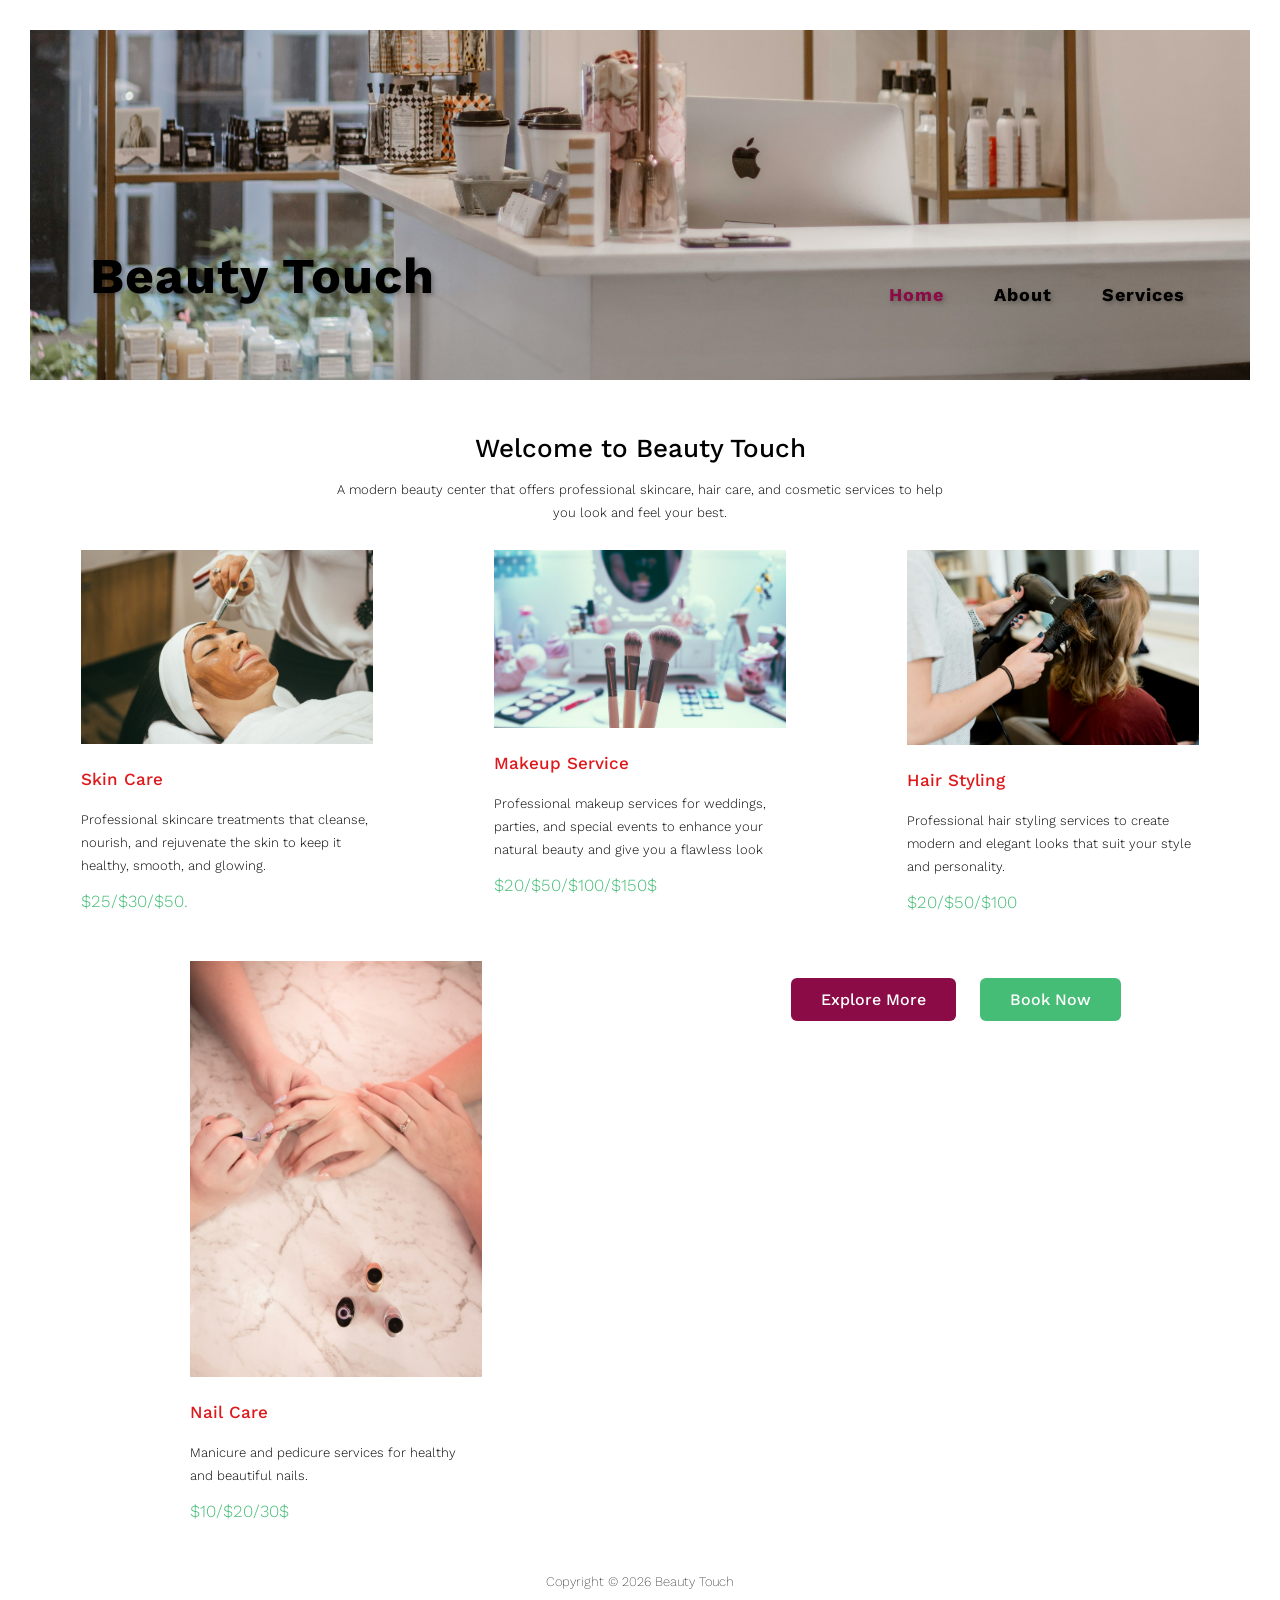
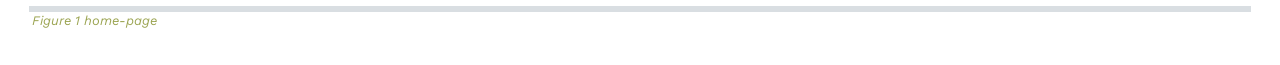
<file: HTML/index.html>
<!DOCTYPE html>
<html lang="en">

<head>

    <meta charset="UTF-8">
    <meta http-equiv="X-UA-Compatible" content="IE=edge">
    <meta name="viewport" content="width=device-width, initial-scale=1.0">

    <title>Beauty Center </title>

    <!-- Google Font -->
    <link rel="preconnect" href="https://fonts.gstatic.com">
    <link href="https://fonts.googleapis.com/css2?family=Work+Sans:wght@200;300;400;500;600;700;800&display=swap"
        rel="stylesheet">
    <!-- Normalize -->
    <link rel="stylesheet" href="../CSS/normlize.css">
    <!-- Main Css -->
    <link rel="stylesheet" href="../CSS/style.css">

</head>


<body>

    <!--Start Header-->
    <header>
        <div class="head">
            <h3 class="name">Beauty Touch</h3>

            <nav>
                <ul class="list">
                    <li> <a href="#" class="links active">Home</a></li>
                    <li><a href="./about.html" class="links">About</a></li>
                    <li><a href="./services.html" class="links">Services</a></li>
                </ul>
            </nav>
        </div>
    </header>
    <!-- End Of Header-->

    <div class="container">

        <div class="AA">
            <h1>Welcome to Beauty Touch</h1>
            <p> A modern beauty center that offers professional skincare, hair care, and
                cosmetic services to help you look and feel your best.</p>
        </div>
        <div class="photos">

            <div class="photo">
                <figure>
                    <img src="../Images/skinCare.jpg" alt="no photo" class="img">
                    <figcaption>
                        <h3 class="address">Skin Care</h3>
                        <p> Professional skincare treatments that cleanse, nourish, and rejuvenate the skin to keep it
                            healthy, smooth, and glowing.</p>
                        <span class="dollar">$25/$30/$50.</span>
                    </figcaption>
                </figure>
            </div>

            <div class="photo">
                <figure>
                    <img src="../Images/Mackup.jpg" alt="no photo" class="img">
                    <figcaption>
                        <h3 class="address"> Makeup Service</h3>
                        <p> Professional makeup services for weddings, parties, and special events to enhance your
                            natural beauty and give you a flawless look</p>
                        <span class="dollar">$20/$50/$100/$150$</span>
                    </figcaption>
                </figure>
            </div>
            <div class="photo">
                <figure>
                    <img src="../Images/hair.jpg" alt="no photo" class="img">
                    <figcaption>

                        <h3 class="address"> Hair Styling</h3>
                        <p> Professional hair styling services to create modern and elegant looks that suit your style
                            and personality. </p>
                        <span class="dollar">$20/$50/$100</span>
                    </figcaption>

                </figure>
            </div>

            <div class="photo">
                <figure>
                    <img src="../Images/Nail.jpg" alt="no photo" class="img">
                    <figcaption>
                        <h3 class="address">Nail Care </h3>
                        <p> Manicure and pedicure services for healthy and beautiful nails. </p>
                        <span class="dollar">$10/$20/30$</span>
                    </figcaption>
                </figure>
            </div>
            <div class="buttons">
                <a href="./services.html" class="btn explore">Explore More</a>
                <a href="#" class="btn book" onclick="bookService()">Book Now</a>
            </div>
        </div>

        <!--Start Footer-->
        <footer>
            <p>Copyright &copy; 2026 Beauty Touch</p>
            <hr class="hr1">
            <p class="caption1">Figure 1 home-page</p>
        </footer>
        <!-- End Of Footer-->
        <script src="../Js/script.js"></script>
</body>

</html>
</file>
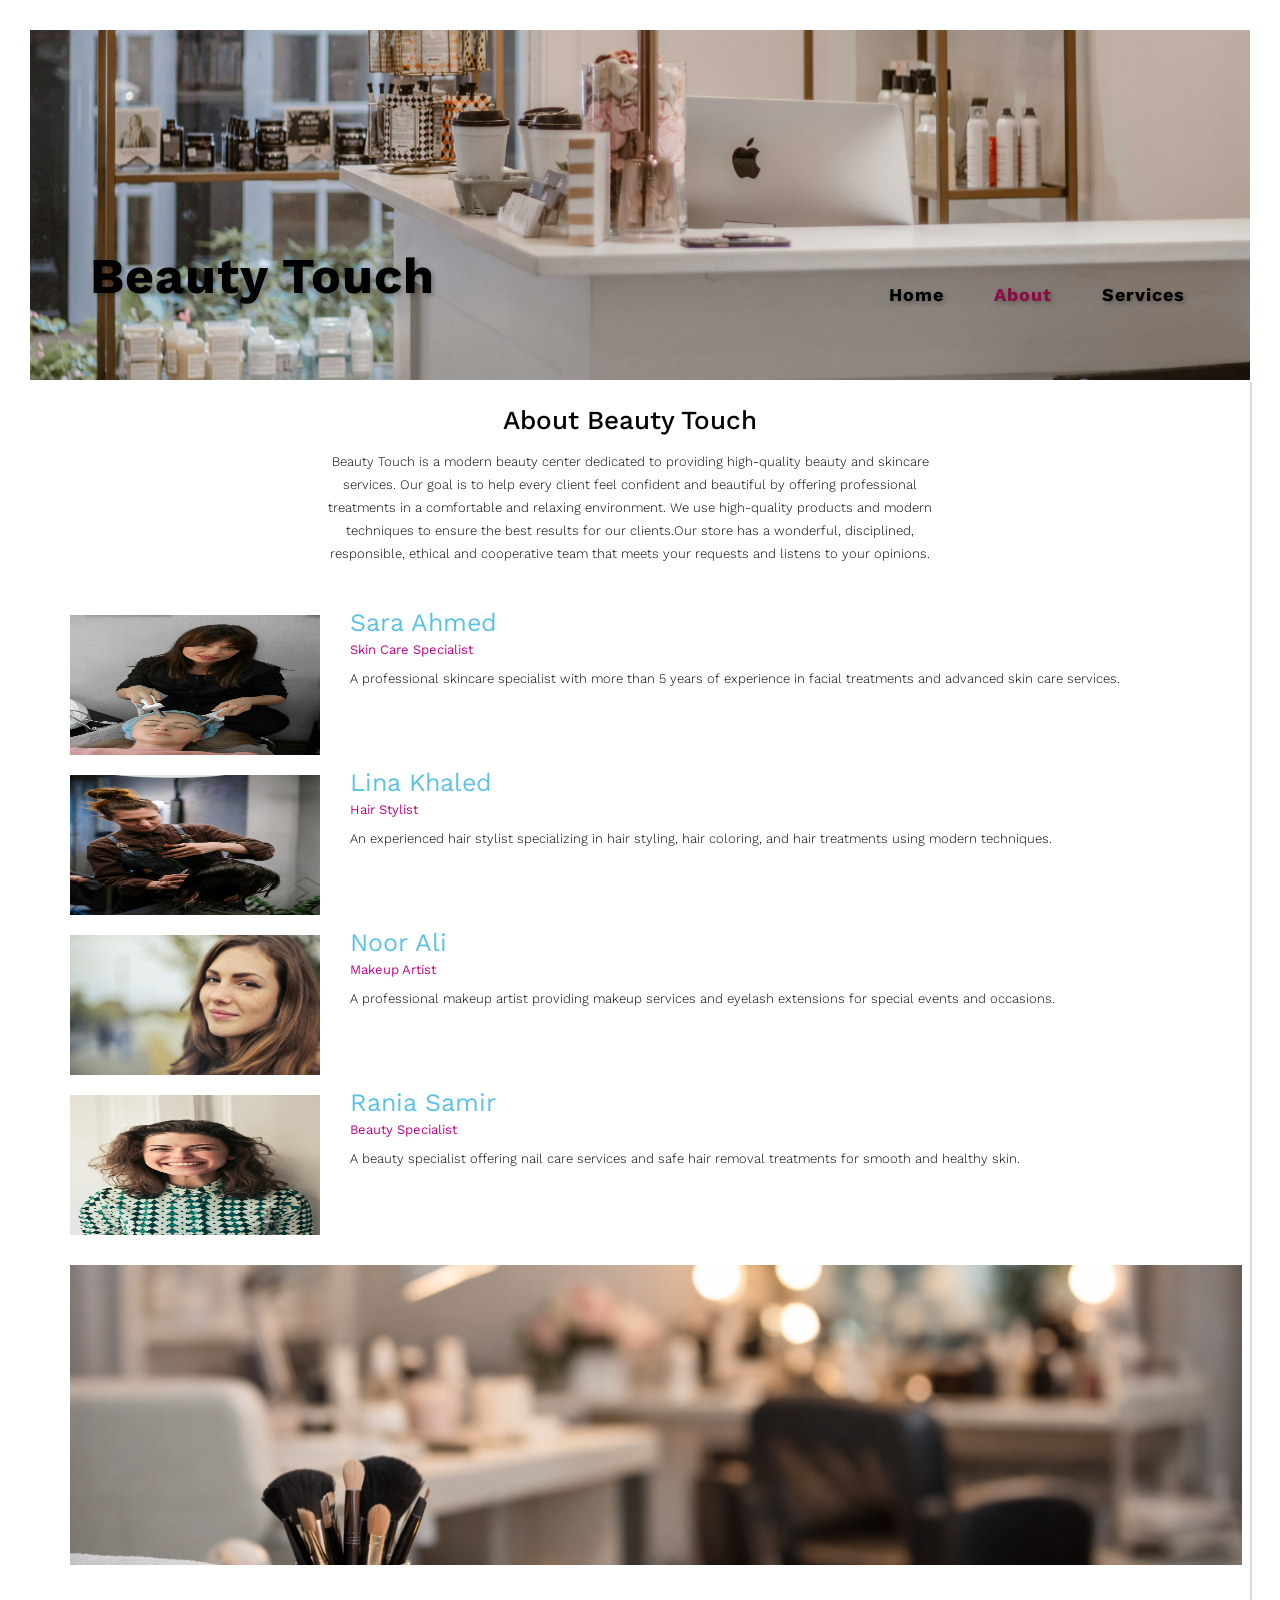
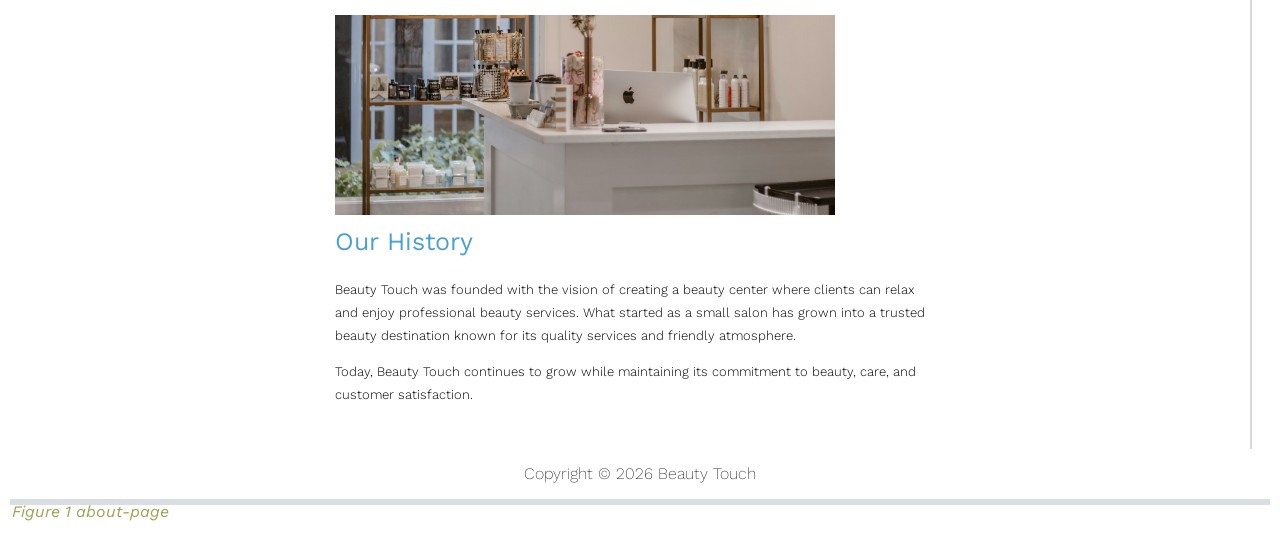
<file: HTML/about.html>
<!DOCTYPE html>
<html lang="en">

<head>

    <meta charset="UTF-8">
    <meta http-equiv="X-UA-Compatible" content="IE=edge">
    <meta name="viewport" content="width=device-width, initial-scale=1.0">

    <title>Beauty Center </title>

    <!-- Google Font -->
    <link rel="preconnect" href="https://fonts.gstatic.com">
    <link href="https://fonts.googleapis.com/css2?family=Work+Sans:wght@200;300;400;500;600;700;800&display=swap"
        rel="stylesheet">
    <!-- Normalize -->
    <link rel="stylesheet" href="../CSS/normlize.css">
    <!-- Main Css -->
    <link rel="stylesheet" href="../CSS/style.css">

</head>


<body>

    <!--Start Header-->
    <header>
        <div class="head">
            <h3 class="name">Beauty Touch</h3>

            <nav>
                <ul class="list">
                    <li> <a href="./index.html" class="links">Home</a></li>
                    <li><a href="#" class="links active">About</a></li>
                    <li><a href="./services.html" class="links">Services</a></li>
                </ul>
            </nav>
        </div>
    </header>
    <!-- End Of Header-->
    <div class="container" style="border-right: 2px solid rgb(218, 217, 217);margin-right:28px; margin-top:-28px;">
        <div class="AA">
            <h1>About Beauty Touch</h1>
            <p>Beauty Touch is a modern beauty center dedicated to providing high-quality beauty and skincare services.
                Our goal is to help every client feel confident and beautiful by offering professional treatments in a
                comfortable and relaxing environment. We use high-quality products and modern techniques to ensure the
                best results for our clients.Our store has a wonderful, disciplined, responsible, ethical and
                cooperative team that meets your requests and listens to your opinions.</p>
        </div>
        <div class="about">
            <div class="image">
                <img src="../Images/skinCareSpec.jpg" alt="no photo" width="140" height="140">
                <div class="text">

                    <h3 class="head2">Sara Ahmed</h3>
                    <h4 class="head3">Skin Care Specialist</h4>
                    <p>A professional skincare specialist with more than 5 years of experience in facial
                        treatments and advanced skin care services.</p>
                </div>
            </div>

            <div class="image">
                <img src="../Images/HairStylist.jpg" alt="no photo" width="140" height="140">
                <div class="text">
                    <h3 class="head2">Lina Khaled</h3>
                    <h4 class="head3">Hair Stylist</h4>
                    <p>An experienced hair stylist specializing in hair styling, hair coloring,
                        and hair treatments using modern techniques.</p>
                </div>
            </div>

            <div class="image">
                <img src="../Images/artists.jpg" alt="no photo" width="140" height="140">
                <div class="text">
                    <h3 class="head2">Noor Ali</h3>
                    <h4 class="head3">Makeup Artist</h4>
                    <p>A professional makeup artist providing makeup services and eyelash
                        extensions for special events and occasions.</p>
                </div>
            </div>

            <div class="image">
                <img src="../Images/nailSpec.jpg" alt="no photo" width="140" height="140">
                <div class="text">
                    <h3 class="head2">Rania Samir</h3>
                    <h4 class="head3">Beauty Specialist</h4>
                    <p>A beauty specialist offering nail care services and safe hair
                        removal treatments for smooth and healthy skin.</p>
                </div>
            </div>
        </div>
        <div class="break">

            <img src="../Images/break.png" alt="no photo" class="break">
        </div>
        <div class="history">
            <figure class="his">
                <img src="../Images/History.jpg" alt="no photo" class="img2">
            </figure>
            <div class="paragraph">
                <h3 class="head4">Our History</h3>

                <p>
                    Beauty Touch was founded with the vision of creating a beauty center where clients can relax and
                    enjoy
                    professional beauty services. What started as a small salon has grown into a trusted beauty
                    destination known for its quality services and friendly atmosphere.</p>
                <p>Today, Beauty Touch continues to grow while maintaining its commitment to beauty, care, and customer
                    satisfaction.</p>
            </div>
        </div>
    </div>

    <!--Start Footer-->
    <footer>
        <p>Copyright &copy; 2026 Beauty Touch</p>
        <hr class="hr1">
        <p class="caption1">Figure 1 about-page</p>
    </footer>
    <!-- End Of Footer-->
    <script src="../Js/script.js"></script>
</body>

</html>
</file>
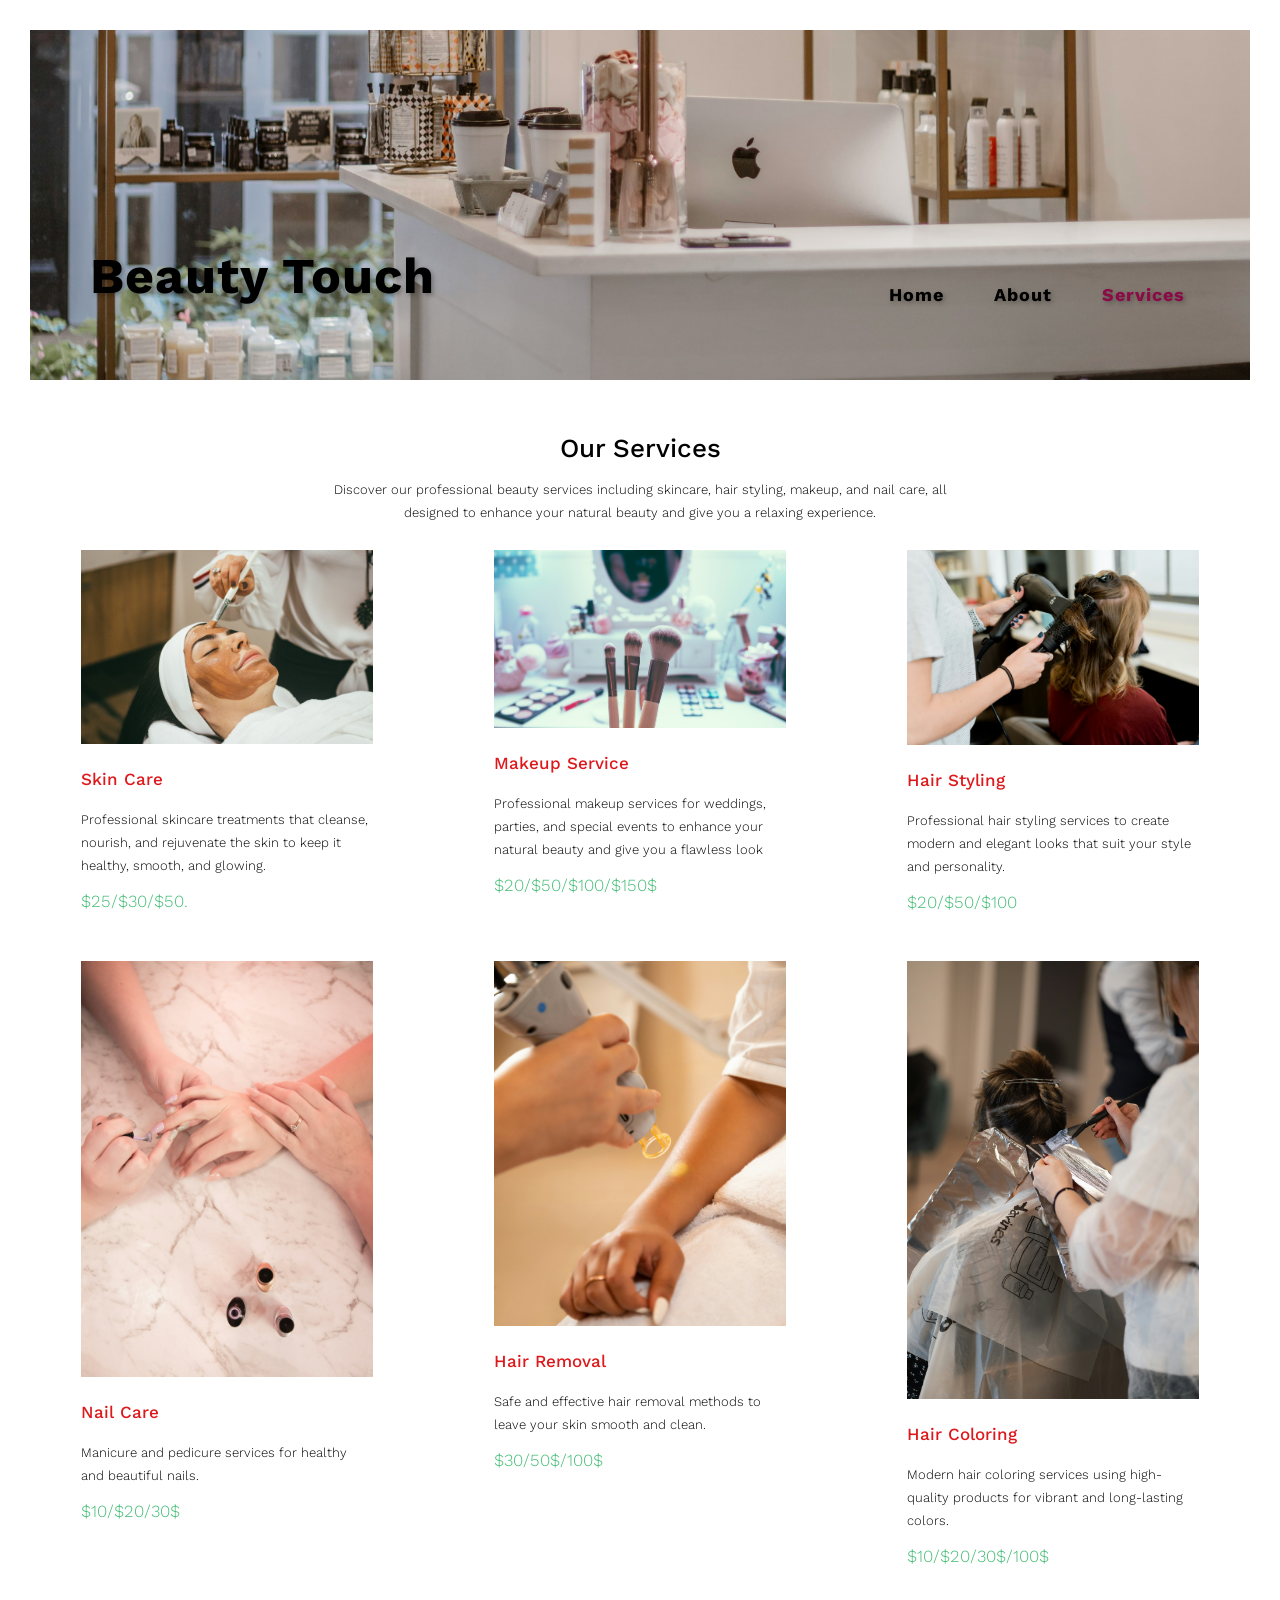
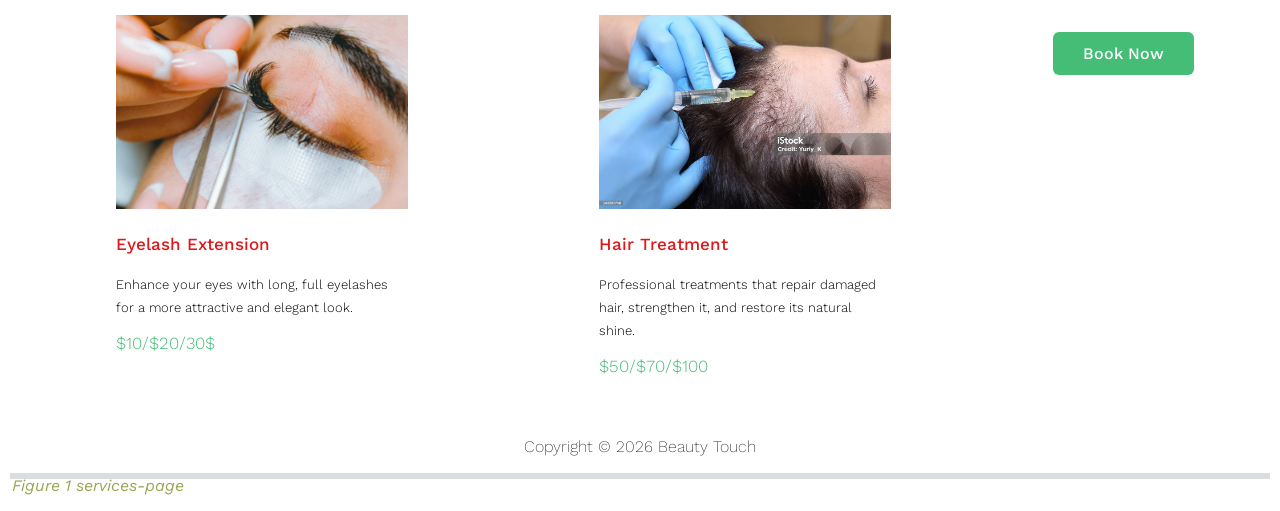
<file: HTML/services.html>
<!DOCTYPE html>
<html lang="en">

<head>

    <meta charset="UTF-8">
    <meta http-equiv="X-UA-Compatible" content="IE=edge">
    <meta name="viewport" content="width=device-width, initial-scale=1.0">

    <title>Beauty Center </title>

    <!-- Google Font -->
    <link rel="preconnect" href="https://fonts.gstatic.com">
    <link href="https://fonts.googleapis.com/css2?family=Work+Sans:wght@200;300;400;500;600;700;800&display=swap"
        rel="stylesheet">
    <!-- Normalize -->
    <link rel="stylesheet" href="../CSS/normlize.css">
    <!-- Main Css -->
    <link rel="stylesheet" href="../CSS/style.css">

</head>


<body>

    <!--Start Header-->
    <header>
        <div class="head">
            <h3 class="name">Beauty Touch</h3>

            <nav>
                <ul class="list">
                    <li> <a href="./index.html" class="links">Home</a></li>
                    <li><a href="./about.html" class="links">About</a></li>
                    <li><a href="#" class="links active">Services</a></li>
                </ul>
            </nav>
        </div>
    </header>
    <!-- End Of Header-->
    <div class="container">

        <div class="AA">
            <h1>Our Services</h1>
            <p>
                Discover our professional beauty services including skincare, hair styling, makeup, and nail care, all
                designed to enhance your natural beauty and give you a relaxing experience.</p>
        </div>
        <div class="photos">

            <div class="photo">
                <figure>
                    <img src="../Images/skinCare.jpg" alt="no photo" class="img">
                    <figcaption>
                        <h3 class="address">Skin Care</h3>
                        <p> Professional skincare treatments that cleanse, nourish, and rejuvenate the skin to keep it
                            healthy, smooth, and glowing.</p>
                        <span class="dollar">$25/$30/$50.</span>
                    </figcaption>
                </figure>
            </div>

            <div class="photo">
                <figure>
                    <img src="../Images/Mackup.jpg" alt="no photo" class="img">
                    <figcaption>
                        <h3 class="address"> Makeup Service</h3>
                        <p> Professional makeup services for weddings, parties, and special events to enhance your
                            natural beauty and give you a flawless look</p>
                        <span class="dollar">$20/$50/$100/$150$</span>
                    </figcaption>
                </figure>
            </div>
            <div class="photo">
                <figure>
                    <img src="../Images/hair.jpg" alt="no photo" class="img">
                    <figcaption>

                        <h3 class="address"> Hair Styling</h3>
                        <p> Professional hair styling services to create modern and elegant looks that suit your style
                            and personality. </p>
                        <span class="dollar">$20/$50/$100</span>
                    </figcaption>

                </figure>
            </div>

            <div class="photo">
                <figure>
                    <img src="../Images/Nail.jpg" alt="no photo" class="img">
                    <figcaption>
                        <h3 class="address">Nail Care </h3>
                        <p> Manicure and pedicure services for healthy and beautiful nails. </p>
                        <span class="dollar">$10/$20/30$</span>
                    </figcaption>
                </figure>
            </div>
            <div class="photo">
                <figure>
                    <img src="../Images/hairRemovel.jpg" alt="no photo" class="img">
                    <figcaption>
                        <h3 class="address">Hair Removal </h3>
                        <p>Safe and effective hair removal methods to leave your skin smooth and clean.</p>
                        <span class="dollar">$30/50$/100$</span>
                    </figcaption>
                </figure>
            </div>
            <div class="photo">
                <figure>
                    <img src="../Images/hairColoring.jpg" alt="no photo" class="img">
                    <figcaption>
                        <h3 class="address">Hair Coloring </h3>
                        <p> Modern hair coloring services using high-quality products for vibrant and long-lasting
                            colors.</p>
                        <span class="dollar">$10/$20/30$/100$</span>
                    </figcaption>
                </figure>
            </div>
            <div class="photo">
                <figure>
                    <img src="../Images/EyelashExtension.jpg" alt="no photo" class="img">
                    <figcaption>
                        <h3 class="address"> Eyelash Extension </h3>
                        <p> Enhance your eyes with long, full eyelashes for a more attractive and elegant look. </p>
                        <span class="dollar">$10/$20/30$</span>
                    </figcaption>
                </figure>
            </div>
            <div class="photo">
                <figure>
                    <img src="../Images/hairTreatment.jpg" alt="no photo" class="img">
                    <figcaption>
                        <h3 class="address">Hair Treatment </h3>
                        <p>Professional treatments that repair damaged hair, strengthen it, and restore its natural
                            shine. </p>
                        <span class="dollar">$50/$70/$100</span>
                    </figcaption>
                </figure>
            </div>
            <div class="buttons">
                <a href="#" class="btn book" onclick="bookService()">Book Now</a>
            </div>
        </div>

    </div>

    <!--Start Footer-->
    <footer>
        <p>Copyright &copy; 2026 Beauty Touch</p>
        <hr class="hr1">
        <p class="caption1">Figure 1 services-page</p>
    </footer>
    <!-- End Of Footer-->
    <script src="../Js/script.js"></script>
</body>

</html>
</file>
<file: CSS/style.css>
* {
  -webkit-box-sizing: border-box;
  -moz-box-sizing: border-box;
  box-sizing: border-box;
}

body {
  font-family: "Work Sans", sans-serif;
}

header {
  width: auto;
  background-image: url(../Images/History.jpg);
  background-size: cover;
  background-repeat: no-repeat;
  background-position: center;
  height: 350px;
  margin: 30px;
}
.head {
  display: flex;
  justify-content: space-between;
  align-items: center;
}
.name {
  padding: 20px;
  margin: 40px;
  margin-top: 190px;
  font-size: 50px;
  font-weight: 700;
  text-shadow: 2px 2px 5px rgba(0, 0, 0, 0.3);
  letter-spacing: 1px;
  color: black;
}
.list {
  display: flex;
  justify-content: flex-end;
  list-style-type: none;
  padding: 10px;
  margin: 40px;
  margin-top: 230px;
  gap: 20px;
}
.links {
  padding: 15px 15px;
  display: block;
  font-size: 18px;
  text-decoration: none;
  color: black;
  font-weight: 700;
  text-shadow: 2px 2px 5px rgba(0, 0, 0, 0.3);
  letter-spacing: 1px;
  transition: all 0.3s ease;
}
.links:hover {
  padding-bottom: 10px;
  padding-right: 7px;
  padding-left: 7px;
  border-bottom: solid 1px black;
  color: black;
}
.links.active {
  color: rgb(139, 11, 71);
}

.container {
  width: auto;
  padding: 10px;
  margin: 10px;
  line-height: 23px;
  font-size: 13px;
  font-weight: 300;
}

.AA {
  text-align: center;
  width: 50%;
  margin-left: 25%;
}

h1 {
  font-weight: 500;
}
.photos {
  width: auto;
  display: flex;
  flex-wrap: wrap;
  justify-content: space-around;
}
.photo {
  width: 25%;
  display: block;
}

.img {
  height: 250px;
  width: 250px;
}
.address {
  font-weight: 500;
  font-size: 17px;
  color: rgb(222, 24, 27);
}

.dollar {
  color: rgb(70, 189, 119);
  font-size: 17px;
}
.buttons {
  text-align: center;
  margin: 40px 0;
}

.btn {
  text-decoration: none;
  padding: 12px 30px;
  margin: 10px;
  font-size: 16px;
  font-weight: 500;
  border-radius: 6px;
  transition: 0.3s;
}

.explore {
  background-color: rgb(139, 11, 71);
  color: white;
}

.explore:hover {
  background-color: rgb(110, 8, 56);
}

.book {
  background-color: rgb(70, 189, 119);
  color: white;
}

.book:hover {
  background-color: rgb(50, 150, 90);
}

.about {
  width: auto;
  display: flex;
  flex-wrap: wrap;
  justify-content: space-between;
  margin: 20px;
  padding: 20px;
}
.image {
  display: flex;
  width: 48%;
  justify-content: space-between;
  margin: 10px;
}

.text {
  display: block;
  width: 75%;
  margin-top: -20px;
  margin-left: -200px;
}
.head2 {
  color: rgb(92, 194, 227);
  font-weight: 400;
  line-height: 5px;
  font-size: 25px;
}
.head3 {
  line-height: 0cm;
  font-weight: 400;
  color: rgb(190, 8, 136);
}
.break {
  height: 300px;
  width: 98%;
  object-fit: cover;
  margin-left: 25px;
  margin-top: -10px;
}
.history {
  display: flex;
  margin-left: -10px;

  width: 90%;
  padding: 20px;
  margin-top: 30px;
}
.his {
  width: 50%;
  margin-top: -10px;
}
.img2 {
  width: 500px;
  height: 200px;
  object-fit: cover;
}

.paragraph {
  margin-top: -30px;
  width: 50%;
  flex: 1;
  margin-left: -100px;
}

.head4 {
  color: rgb(74, 161, 208);
  font-weight: 400;
  font-size: 25px;
}
footer {
  text-align: center;
  font-weight: 200;
}
.hr1 {
  border: solid rgb(217, 222, 226);
  width: 98%;
}
.caption1 {
  display: flex;
  color: rgb(155, 164, 81);
  margin-top: -10px;
  margin-left: 12px;
  font-weight: 400;
  font-style: italic;
}

/* ================= Mobile Small ================= */
@media (min-width: 320px) and (max-width: 575px) {
  header {
    height: 220px;
    margin: 10px;
  }

  .head {
    flex-direction: column;
    align-items: center;
  }

  .name {
    font-size: 28px;
    margin: 40px 0 0 0;
    text-align: center;
  }

  .list {
    margin: 10px 0;
    padding: 0;
    gap: 10px;
    justify-content: center;
  }

  .links {
    padding: 8px 10px;
    font-size: 14px;
  }

  .AA {
    width: 90%;
    margin-left: 5%;
  }

  .photos {
    flex-direction: column;
    align-items: center;
  }

  .photo {
    width: 100%;
    text-align: center;
    margin-bottom: 20px;
  }

  .img {
    width: 90%;
    height: auto;
  }

  .buttons {
    display: flex;
    flex-direction: column;
    gap: 10px;
  }

  .about {
    flex-direction: column;
  }
  .AA {
    margin-top: 50px;
  }
  .image {
    width: 100%;
    flex-direction: column;
    align-items: center;
    text-align: center;
  }

  .text {
    margin-left: 0;
    width: 100%;
    margin-top: 10px;
  }

  .break {
    width: 100%;
    margin-left: 0;
  }

  .history {
    flex-direction: column;
  }

  .his {
    width: 100%;
  }
  .img2 {
    width: 310px;
  }
  .paragraph {
    width: 100%;
    margin-top: 5px;
    margin-left: 40px;
  }
}

/* ================= Mobile Large ================= */
@media (min-width: 575px) and (max-width: 767px) {
  header {
    height: 220px;
    margin: 10px;
  }
  .head {
    flex-direction: column;
    align-items: center;
  }
  .name {
    font-size: 28px;
    margin: 40px 0 0 0;
    text-align: center;
  }
  .list {
    margin: 10px 0;
    padding: 0;
    gap: 10px;
    justify-content: center;
  }

  .links {
    padding: 8px 10px;
    font-size: 14px;
  }
  .photo {
    width: 48%;
    margin-bottom: 20px;
  }

  .img {
    width: 100%;
    height: auto;
  }

  .AA {
    width: 80%;
    margin-left: 10%;
  }

  .about {
    flex-direction: column;
  }

  .image {
    width: 100%;
  }

  .text {
    margin-left: 20px;
  }

  .history {
    flex-direction: column;
  }

  .his {
    width: 100%;
  }

  .paragraph {
    width: 100%;
    margin-left: 40px;
  }
}

/* ================= Tablet ================= */
@media (min-width: 767px) and (max-width: 991px) {
  .photo {
    width: 45%;
    margin-bottom: 20px;
  }

  .img {
    width: 100%;
    height: auto;
  }

  .AA {
    width: 70%;
    margin-left: 15%;
  }

  .about {
    flex-direction: column;
  }

  .image {
    width: 100%;
  }

  .text {
    margin-left: 20px;
  }

  .history {
    flex-direction: column;
  }

  .his {
    width: 48%;
  }
  .paragraph {
    margin-left: 40px;
  }
}

/* ================= Laptop ================= */
@media (min-width: 991px) and (max-width: 1199px) {
  .photo {
    width: 30%;
    margin-bottom: 20px;
  }

  .img {
    width: 100%;
    height: auto;
  }
  .image {
    width: 100%;
  }
  .image img {
    width: 200px;
  }
  .text {
    margin-left: 20px;
  }

  .history {
    margin-left: 0px;
    width: 100%;
    flex-direction: column;
    align-items: center;
  }
  .paragraph {
    margin-left: 0px;
  }
}
@media (min-width: 1199px) and (max-width: 1458px) {
  .photo {
    width: 30%;
    margin-bottom: 20px;
  }

  .img {
    width: 100%;
    height: auto;
  }
  .image {
    width: 100%;
  }
  .image img {
    width: 250px;
  }
  .text {
    margin-left: 0px;
  }
  .history {
    margin-left: 0px;
    width: 100%;
    flex-direction: column;
    align-items: center;
  }
  .paragraph {
    margin-left: 0px;
  }
}
</file>
<file: CSS/normlize.css>
/*! normalize.css v8.0.1 | MIT License | github.com/necolas/normalize.css */

/* Document
   ========================================================================== */

/**
 * 1. Correct the line height in all browsers.
 * 2. Prevent adjustments of font size after orientation changes in iOS.
 */

 html {
    line-height: 1.15; /* 1 */
    -webkit-text-size-adjust: 100%; /* 2 */
  }
  
  /* Sections
     ========================================================================== */
  
  /**
   * Remove the margin in all browsers.
   */
  
  body {
    margin: 0;
  }
  
  /**
   * Render the `main` element consistently in IE.
   */
  
  main {
    display: block;
  }
  
  /**
   * Correct the font size and margin on `h1` elements within `section` and
   * `article` contexts in Chrome, Firefox, and Safari.
   */
  
  h1 {
    font-size: 2em;
    margin: 0.67em 0;
  }
  
  /* Grouping content
     ========================================================================== */
  
  /**
   * 1. Add the correct box sizing in Firefox.
   * 2. Show the overflow in Edge and IE.
   */
  
  hr {
    box-sizing: content-box; /* 1 */
    height: 0; /* 1 */
    overflow: visible; /* 2 */
  }
  
  /**
   * 1. Correct the inheritance and scaling of font size in all browsers.
   * 2. Correct the odd `em` font sizing in all browsers.
   */
  
  pre {
    font-family: monospace, monospace; /* 1 */
    font-size: 1em; /* 2 */
  }
  
  /* Text-level semantics
     ========================================================================== */
  
  /**
   * Remove the gray background on active links in IE 10.
   */
  
  a {
    background-color: transparent;
  }
  
  /**
   * 1. Remove the bottom border in Chrome 57-
   * 2. Add the correct text decoration in Chrome, Edge, IE, Opera, and Safari.
   */
  
  abbr[title] {
    border-bottom: none; /* 1 */
    text-decoration: underline; /* 2 */
    text-decoration: underline dotted; /* 2 */
  }
  
  /**
   * Add the correct font weight in Chrome, Edge, and Safari.
   */
  
  b,
  strong {
    font-weight: bolder;
  }
  
  /**
   * 1. Correct the inheritance and scaling of font size in all browsers.
   * 2. Correct the odd `em` font sizing in all browsers.
   */
  
  code,
  kbd,
  samp {
    font-family: monospace, monospace; /* 1 */
    font-size: 1em; /* 2 */
  }
  
  /**
   * Add the correct font size in all browsers.
   */
  
  small {
    font-size: 80%;
  }
  
  /**
   * Prevent `sub` and `sup` elements from affecting the line height in
   * all browsers.
   */
  
  sub,
  sup {
    font-size: 75%;
    line-height: 0;
    position: relative;
    vertical-align: baseline;
  }
  
  sub {
    bottom: -0.25em;
  }
  
  sup {
    top: -0.5em;
  }
  
  /* Embedded content
     ========================================================================== */
  
  /**
   * Remove the border on images inside links in IE 10.
   */
  
  img {
    border-style: none;
  }
  
  /* Forms
     ========================================================================== */
  
  /**
   * 1. Change the font styles in all browsers.
   * 2. Remove the margin in Firefox and Safari.
   */
  
  button,
  input,
  optgroup,
  select,
  textarea {
    font-family: inherit; /* 1 */
    font-size: 100%; /* 1 */
    line-height: 1.15; /* 1 */
    margin: 0; /* 2 */
  }
  
  /**
   * Show the overflow in IE.
   * 1. Show the overflow in Edge.
   */
  
  button,
  input { /* 1 */
    overflow: visible;
  }
  
  /**
   * Remove the inheritance of text transform in Edge, Firefox, and IE.
   * 1. Remove the inheritance of text transform in Firefox.
   */
  
  button,
  select { /* 1 */
    text-transform: none;
  }
  
  /**
   * Correct the inability to style clickable types in iOS and Safari.
   */
  
  button,
  [type="button"],
  [type="reset"],
  [type="submit"] {
    -webkit-appearance: button;
  }
  
  /**
   * Remove the inner border and padding in Firefox.
   */
  
  button::-moz-focus-inner,
  [type="button"]::-moz-focus-inner,
  [type="reset"]::-moz-focus-inner,
  [type="submit"]::-moz-focus-inner {
    border-style: none;
    padding: 0;
  }
  
  /**
   * Restore the focus styles unset by the previous rule.
   */
  
  button:-moz-focusring,
  [type="button"]:-moz-focusring,
  [type="reset"]:-moz-focusring,
  [type="submit"]:-moz-focusring {
    outline: 1px dotted ButtonText;
  }
  
  /**
   * Correct the padding in Firefox.
   */
  
  fieldset {
    padding: 0.35em 0.75em 0.625em;
  }
  
  /**
   * 1. Correct the text wrapping in Edge and IE.
   * 2. Correct the color inheritance from `fieldset` elements in IE.
   * 3. Remove the padding so developers are not caught out when they zero out
   *    `fieldset` elements in all browsers.
   */
  
  legend {
    box-sizing: border-box; /* 1 */
    color: inherit; /* 2 */
    display: table; /* 1 */
    max-width: 100%; /* 1 */
    padding: 0; /* 3 */
    white-space: normal; /* 1 */
  }
  
  /**
   * Add the correct vertical alignment in Chrome, Firefox, and Opera.
   */
  
  progress {
    vertical-align: baseline;
  }
  
  /**
   * Remove the default vertical scrollbar in IE 10+.
   */
  
  textarea {
    overflow: auto;
  }
  
  /**
   * 1. Add the correct box sizing in IE 10.
   * 2. Remove the padding in IE 10.
   */
  
  [type="checkbox"],
  [type="radio"] {
    box-sizing: border-box; /* 1 */
    padding: 0; /* 2 */
  }
  
  /**
   * Correct the cursor style of increment and decrement buttons in Chrome.
   */
  
  [type="number"]::-webkit-inner-spin-button,
  [type="number"]::-webkit-outer-spin-button {
    height: auto;
  }
  
  /**
   * 1. Correct the odd appearance in Chrome and Safari.
   * 2. Correct the outline style in Safari.
   */
  
  [type="search"] {
    -webkit-appearance: textfield; /* 1 */
    outline-offset: -2px; /* 2 */
  }
  
  /**
   * Remove the inner padding in Chrome and Safari on macOS.
   */
  
  [type="search"]::-webkit-search-decoration {
    -webkit-appearance: none;
  }
  
  /**
   * 1. Correct the inability to style clickable types in iOS and Safari.
   * 2. Change font properties to `inherit` in Safari.
   */
  
  ::-webkit-file-upload-button {
    -webkit-appearance: button; /* 1 */
    font: inherit; /* 2 */
  }
  
  /* Interactive
     ========================================================================== */
  
  /*
   * Add the correct display in Edge, IE 10+, and Firefox.
   */
  
  details {
    display: block;
  }
  
  /*
   * Add the correct display in all browsers.
   */
  
  summary {
    display: list-item;
  }
  
  /* Misc
     ========================================================================== */
  
  /**
   * Add the correct display in IE 10+.
   */
  
  template {
    display: none;
  }
  
  /**
   * Add the correct display in IE 10.
   */
  
  [hidden] {
    display: none;
  }
</file>
